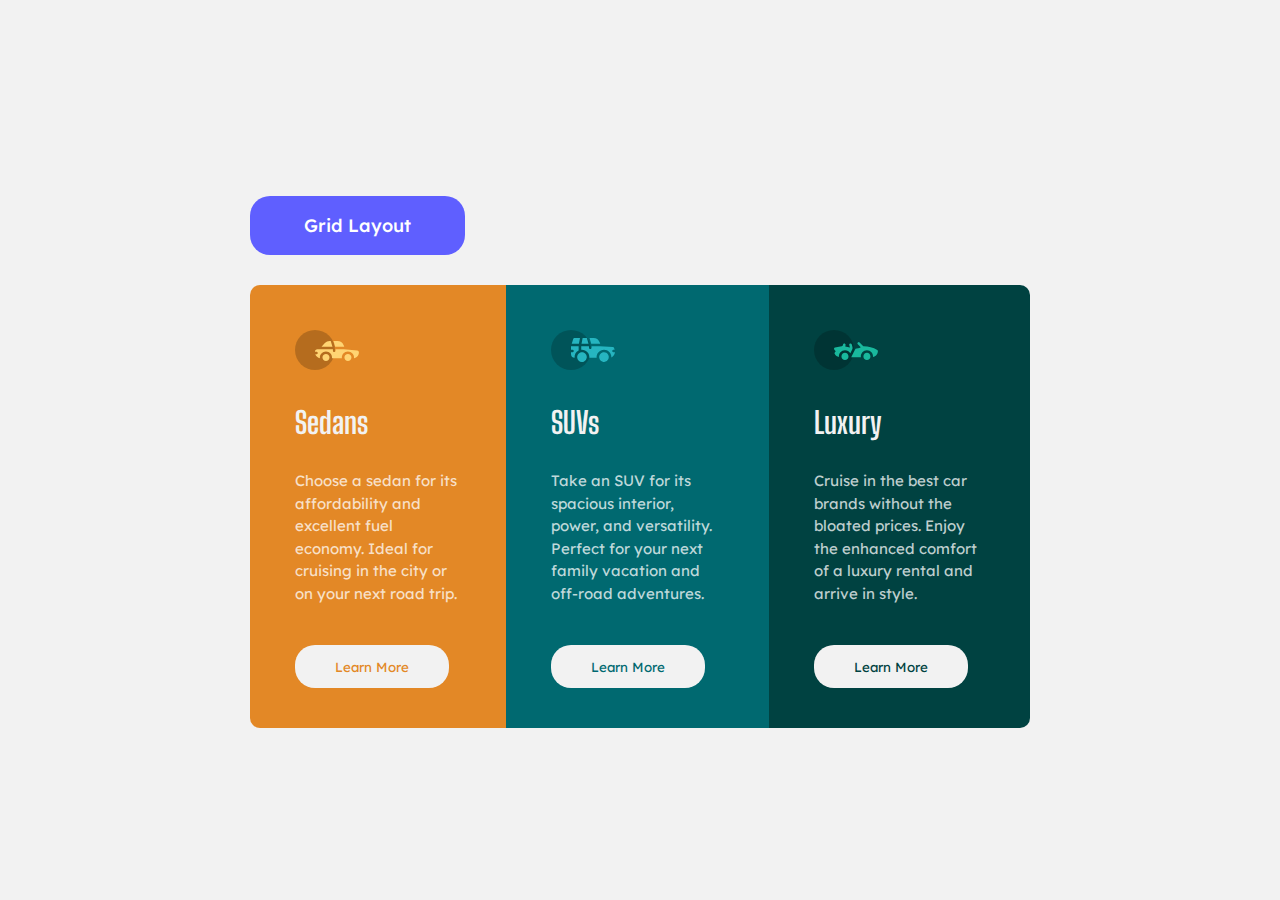
<file: Grid project/index.html>
<!DOCTYPE html>
<html lang="en">

<head>
  <meta charset="UTF-8">
  <meta name="viewport" content="width=device-width, initial-scale=1.0">

  <link rel="icon" type="image/png" sizes="32x32" href="./images/favicon-32x32.png">
  <link rel="stylesheet" href="style.css">

  <title>Frontend Mentor | 3-column preview card component</title>

</head>

<body>

  <div class="container">
    <a href="grid.html"><button class="grid-btn">Grid Layout</button></a>
    <div class="d-flex">
      <div class="sedans-column">
        <img src="images/icon-sedans.svg" alt="icon-sedans" class="icon">
        <h1 class="title"> Sedans</h1>
        <p class="text">
          Choose a sedan for its affordability and excellent fuel economy.
          Ideal for cruising in the city
          or on your next road trip.
        </p>

        <button class="sedans-btn">Learn More</button>
      </div>

      <div class="suvs-column">
        <img src="images/icon-suvs.svg" alt="icon-suvs" class="icon">
        <h1 class="title">SUVs</h1>
        <p class="text">
          Take an SUV for its spacious interior, power, and versatility.
          Perfect for your next family vacation
          and off-road adventures.
        </p>
        <button class="suvs-btn">Learn More</button>
      </div>

      <div class="luxury-column">
        <img src="images/icon-luxury.svg" alt="icon-luxury" class="icon">
        <h1 class="title">Luxury</h1>
        <p class="text">
          Cruise in the best car brands without the bloated prices.
          Enjoy the enhanced comfort of a luxury
          rental and arrive in style.
        </p>
        <button class="luxury-btn">Learn More</button>
      </div>
    </div>
  </div>

</body>

</html>
</file>
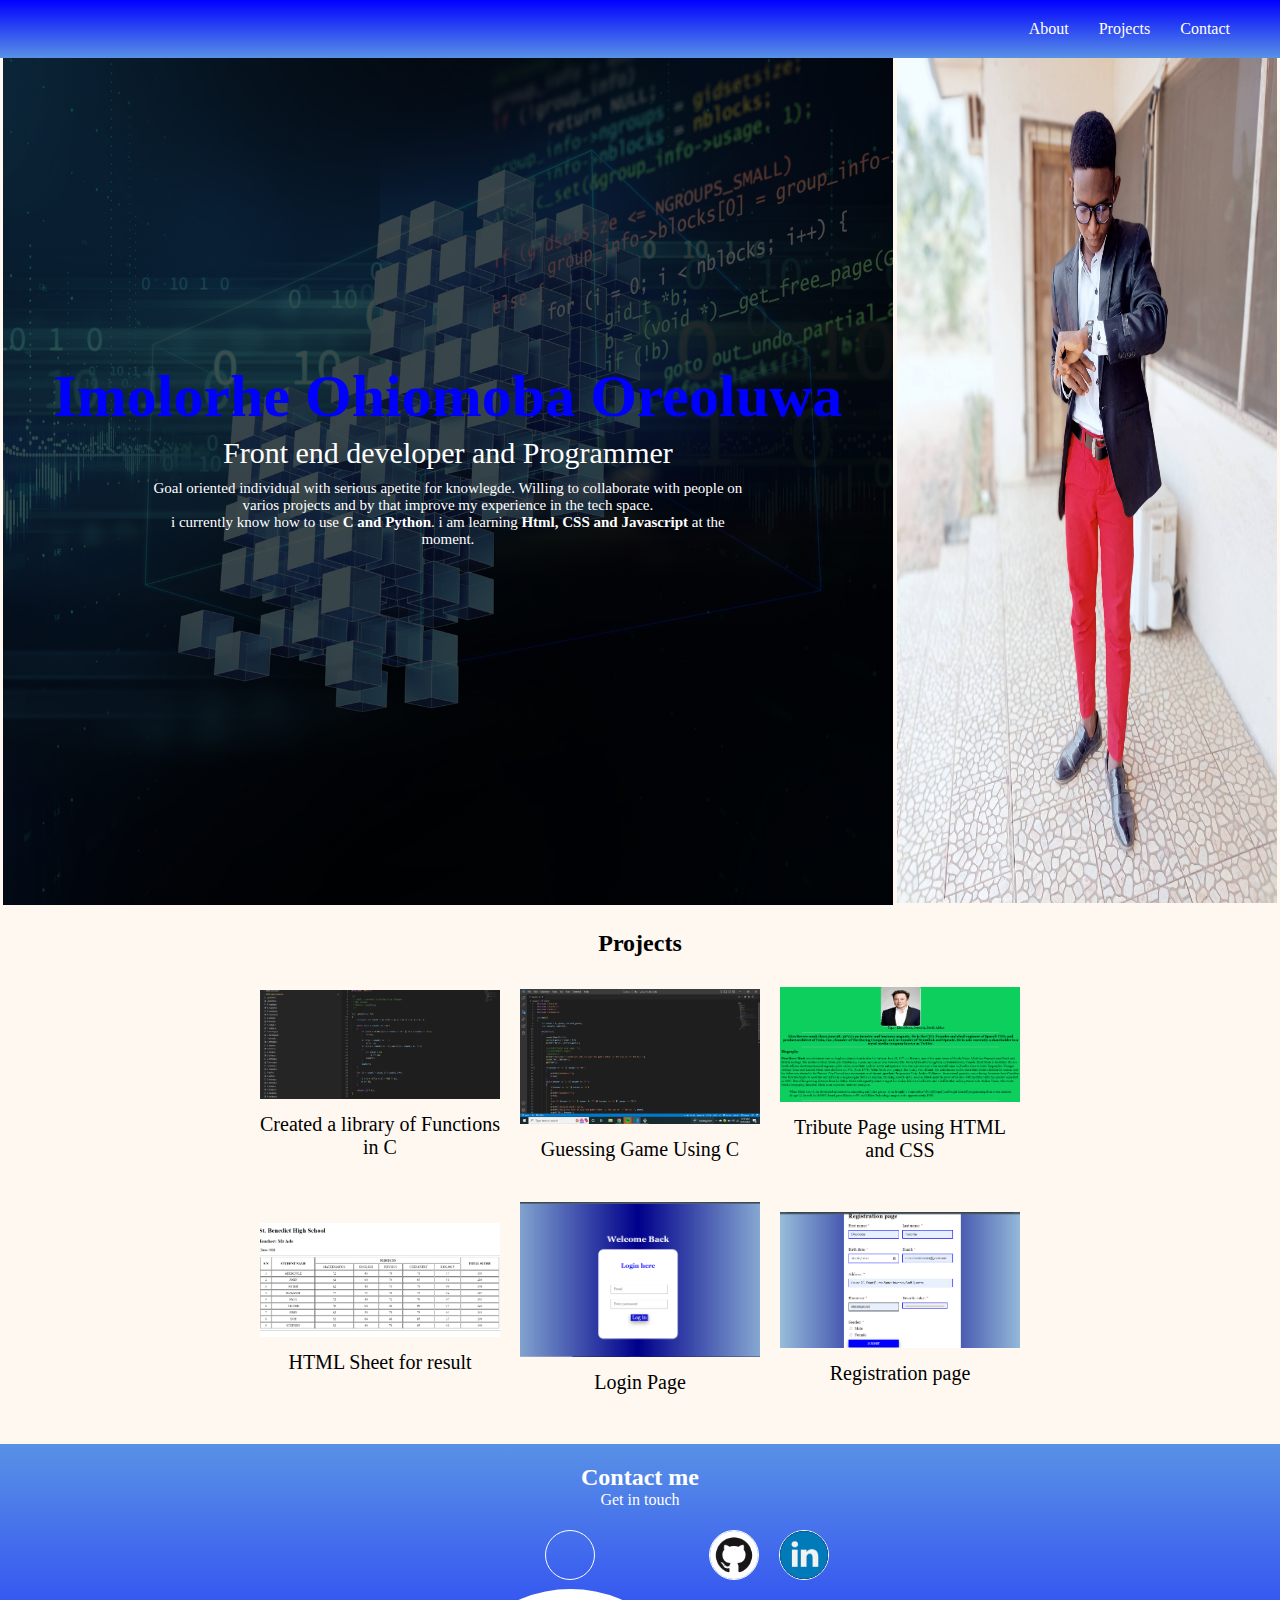
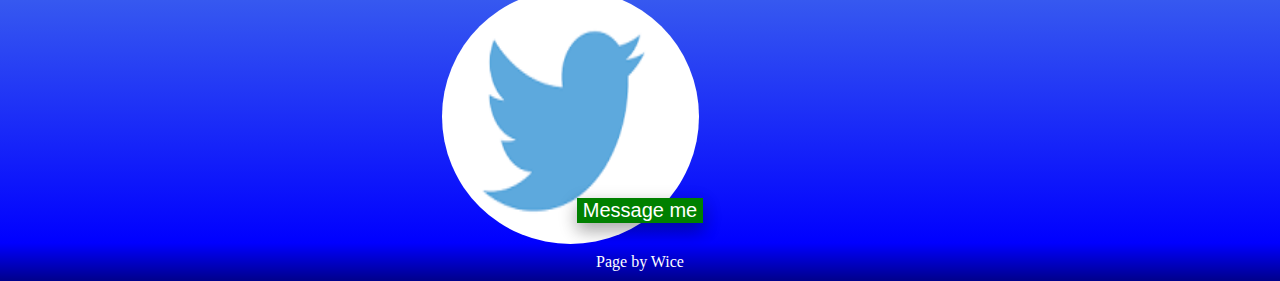
<file: Pages/index.html>
<!DOCTYPE html>
<html lang="en">
  <head>
    <meta charset="UTF-8" />
    <meta http-equiv="X-UA-Compatible" content="IE=edge" />
    <meta name="viewport" content="width=device-width, initial-scale=1.0" />
    <title>PagebyWice</title>
    <link rel="stylesheet" href="index.css" />
  </head>
  <body>
    <nav id="navbar">
      <a href="#welcome-section">About</a>
      <a href="#projects">Projects</a>
      <a href="#contact">Contact</a>
    </nav>
    <table>
      <tr>
        <td id="data1">
          <header id="welcome-section">
            <h1>Imolorhe Ohiomoba Oreoluwa</h1>
            <p id="semi">Front end developer and Programmer</p>
            <p id="note">
              Goal oriented individual with serious apetite for knowlegde.
              Willing to collaborate with people on varios projects and by that
              improve my experience in the tech space. <br />
              i currently know how to use <strong>C and Python</strong>. i am
              learning <strong>Html, CSS and Javascript</strong> at the moment.
            </p>
          </header>
        </td>
        <td id="data2">
          <img src="wice.jpg" alt="Picture of Wice" id="my" />
        </td>
      </tr>
    </table>

    <section id="projects">
      <h2>Projects</h2>
      <div class="projects-container">
        <a
          href="https://github.com/Wice01/alx-low_level_programming/tree/master/0x09-static_libraries"
          target="_blank"
          class="project-tile"
        >
          <img src="static.png" alt="Random Meal Generator" />
          <p>Created a library of Functions in C</p>
        </a>

        <a
          href="https://github.com/Wice01/C-files/blob/main/Guess.c"
          target="_blank"
          class="project-tile"
        >
          <img src="guess game.png" alt="Password Generator" />
          <p>Guessing Game Using C</p>
        </a>

        <a
          href="https://codepen.io/Wice/pen/abGaOPq"
          target="_blank"
          class="project-tile"
        >
          <img src="tri page.png" alt="Tribute page" />
          <p>Tribute Page using HTML and CSS</p>
        </a>

        <a
          href="https://codepen.io/Wice/pen/MWGqZqR"
          target="_blank"
          class="project-tile"
        >
          <img src="sheet.png" alt="HTML sheet" />
          <p>HTML Sheet for result</p>
        </a>

        <a
          href="https://codepen.io/FlorinPop17/full/xxxEqGj"
          target="_blank"
          class="project-tile"
        >
          <img src="login page.png" alt="New Year Countdown" />
          <p>Login Page</p>
        </a>

        <a
          href="https://codepen.io/FlorinPop17/full/wvvrbmY"
          target="_blank"
          class="project-tile"
        >
          <img src="reg page.png" alt="Particles" />
          <p>Registration page</p>
        </a>
      </div>
    </section>

    <section class="bg-blue">
      <h2>Contact me</h2>
      <p>Get in touch</p>
      <ul class="social-ul">
        <li>
          <a href="https://twitter.com/ImolorheOhiomo1" target="_blank"></a>
            <img
              class="social"
              src="twitter icon.png"
              alt="an icon"
              width="100%"
              height="100%"
            />
          </a>
        </li>
        <li>
          <a id="profile-link" href="https://github.com/Wice01/" target="_blank"
            ><img
              class="social"
              src="github-image.png"
              alt="an icon"
              width="100%"
              height="100%"
          /></a>
        </li>
        <li>
          <a
            href="https://www.linkedin.com/in/imolorhe-ohiomoba-a9b33b248/"
            target="_blank"
            ><img
              class="social"
              id="link"
              src="linkedin-img.png"
              alt="an icon"
              width="100%"
              height="100%"
          /></a>
        </li>
      </ul>
      <br />
      <button id="contact">
        <a id="message" href="contac.html">Message me</a>
      </button>
    </section>
    <footer>Page <i class="fas fa-heart"> </i> by Wice</footer>
  </body>
</html>
</file>
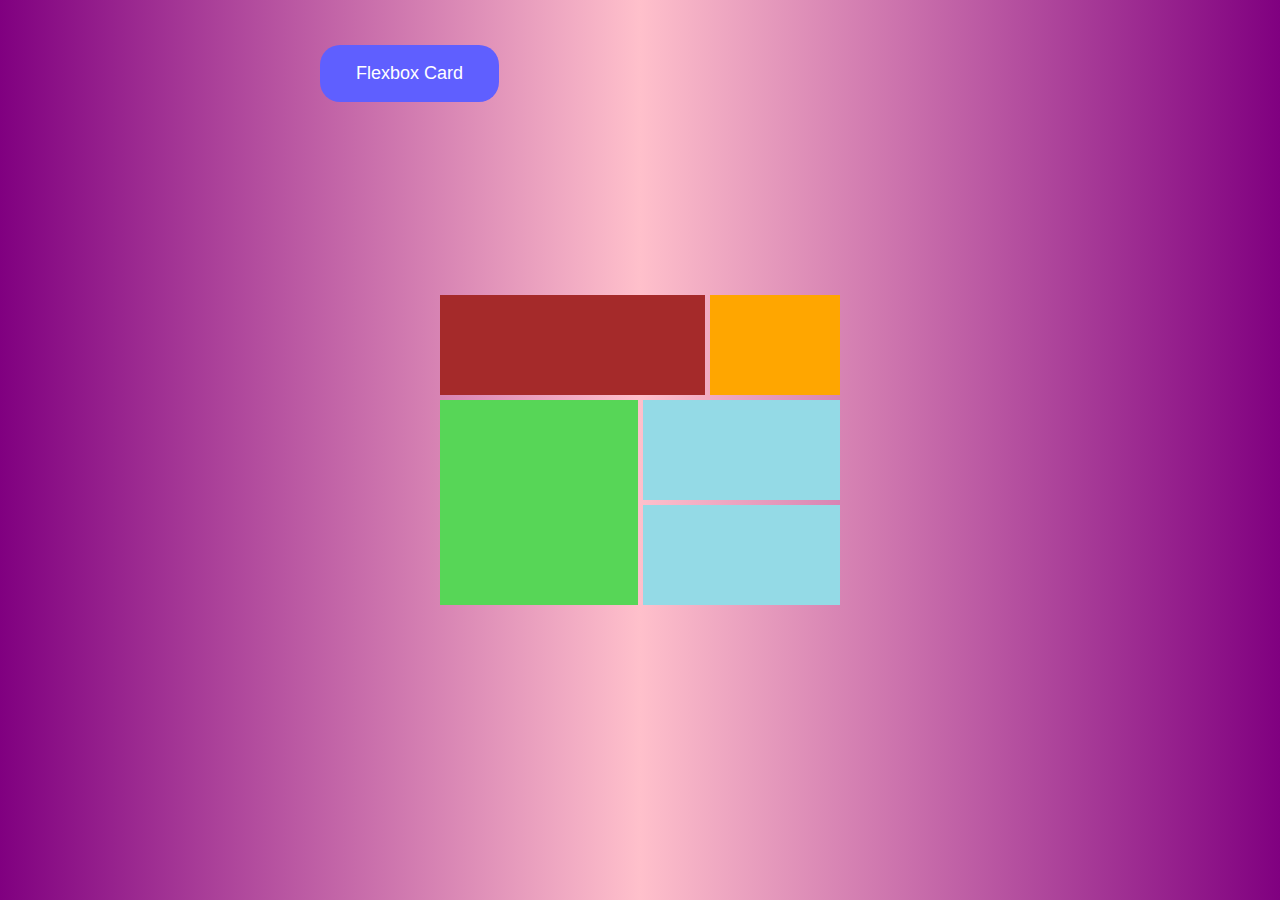
<file: Grid project/grid.html>
<!DOCTYPE html>
<html lang="en">
<head>
    <meta charset="UTF-8">
    <meta http-equiv="X-UA-Compatible" content="IE=edge">
    <meta name="viewport" content="width=device-width, initial-scale=1.0">
    <title>Grid</title>
    <link rel="stylesheet" href="grid.css">
</head>
<body>
    <a href="index.html"><button>Flexbox Card</button></a>

    <div class="container">
        <div class="item1"></div>
        <div class="item2"></div>
        <div class="item3"></div>
        <div class="item4"></div>
        <div class="item5"></div>
    </div>
</body>
</html>
</file>
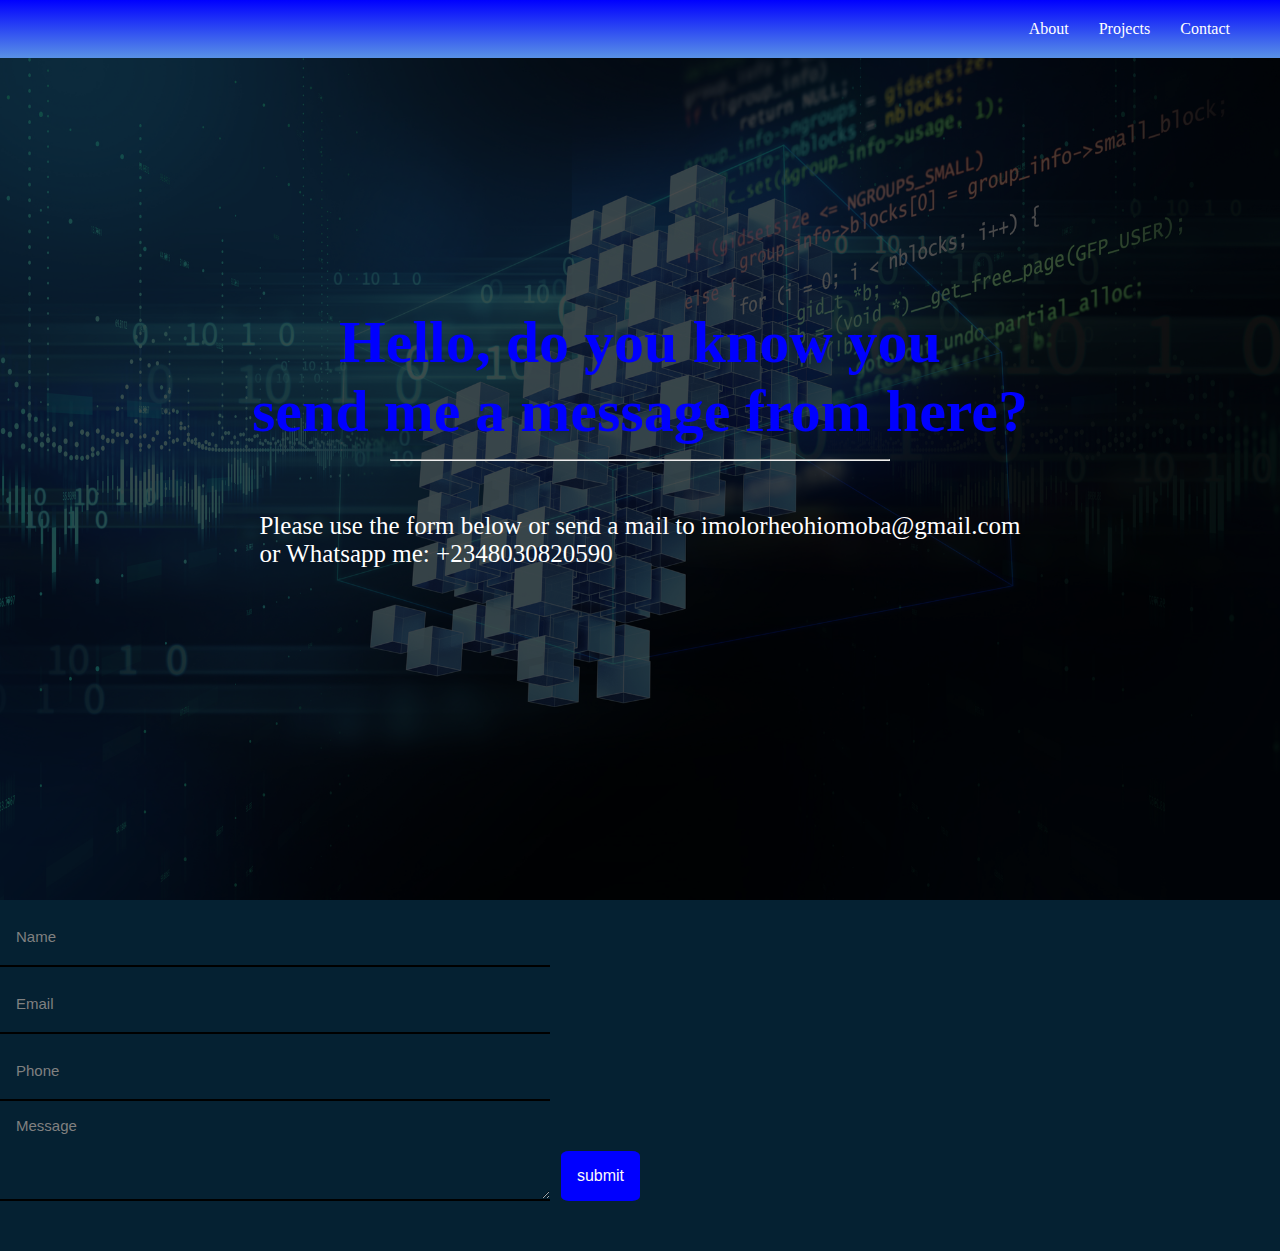
<file: Pages/contac.html>
<!DOCTYPE html>
<html lang="en">
  <head>
    <meta charset="UTF-8" />
    <meta http-equiv="X-UA-Compatible" content="IE=edge" />
    <meta name="viewport" content="width=device-width, initial-scale=1.0" />
    <title>Document</title>
    <link rel="stylesheet" href="contac.css" />
    <link rel="stylesheet" href="index.css" />
  </head>
  <body id="body">
    <nav id="navbar">
      <a href="Zuri\Pages\index.html\#welcome-section">About</a>
      <a href="#projects">Projects</a>
      <a href="#contact">Contact</a>
    </nav>
    <header>
      <h1>
        Hello, do you know you <br />
        send me a message from here?
      </h1>
      <hr />
      <br />
      <p>
        Please use the form below or send a mail to imolorheohiomoba@gmail.com
        <br />or Whatsapp me: +2348030820590
      </p>
    </header>
    <form
      action="mailto:imolorheohiomoba2gmail.com"
      method="post"
      enctype="text/plain"
    >
      <input
        id="name"
        type="text"
        placeholder="Name"
        name="Name "
        required
      /><br />
      <input
        id="mail"
        type="email"
        placeholder="Email"
        name="Email "
        required
      /><br />
      <input
        id="phone"
        type="tel"
        placeholder="Phone"
        name="Phone no "
        required
      /><br />
      <textarea
        name="Message"
        id="message"
        cols="10"
        rows="10"
        placeholder="Message"
      ></textarea>
      <input id="button" type="submit" value="submit" />
    </form>
  </body>
</html>
</file>
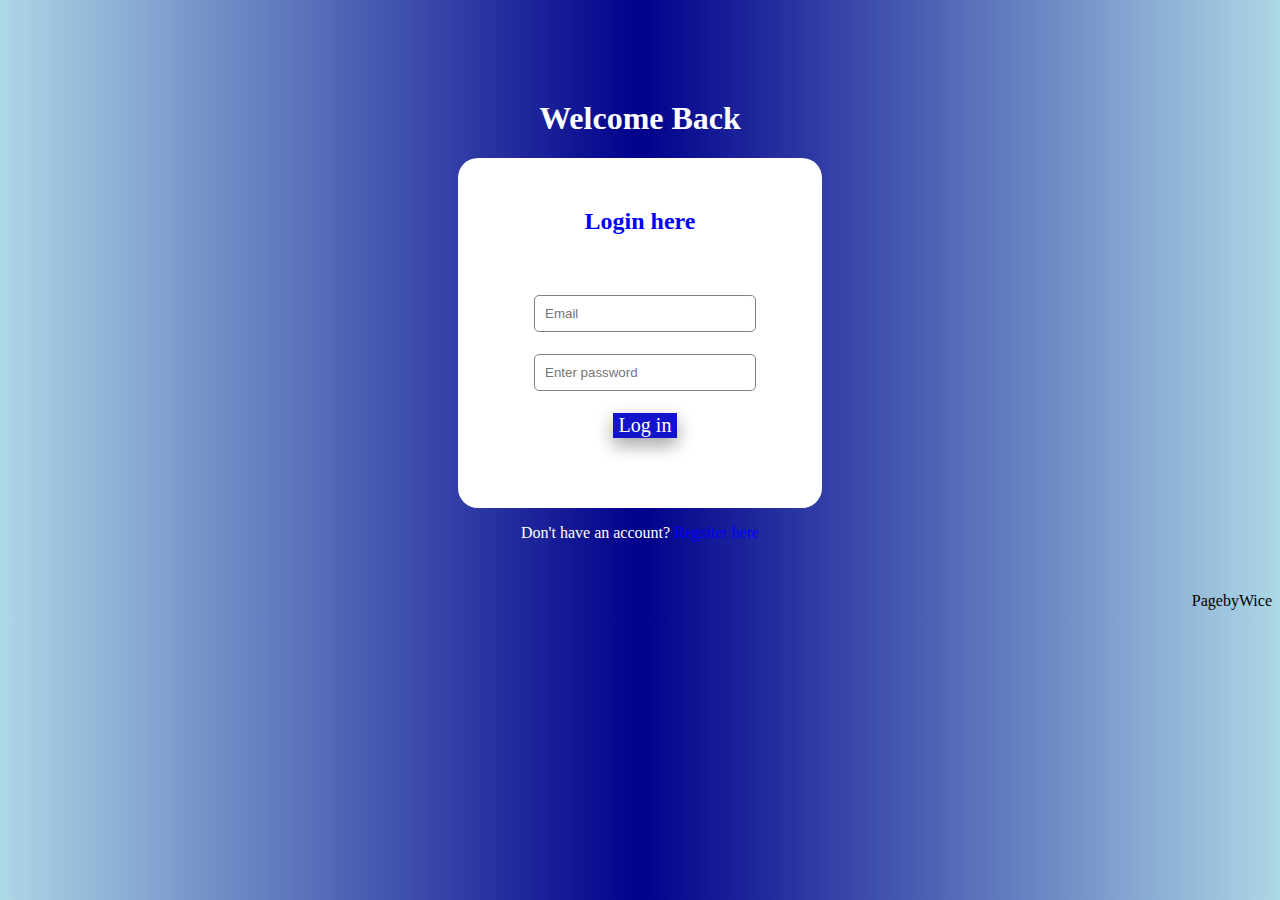
<file: Simple Portfolio/login.html>
<!DOCTYPE html>
<html lang="en">
  <head>
    <meta charset="UTF-8" />
    <meta http-equiv="X-UA-Compatible" content="IE=edge" />
    <meta name="viewport" content="width=device-width, initial-scale=1.0" />
    <title>Document</title>
    <link rel="stylesheet" href="login.css" />
  </head>
  <body class="login">
    <h1>Welcome Back</h1>
    <div class="all">
      <h1 id="style">Login here</h1>
      <form action="suc.html" method="post">
        <fieldset>
            <input type="email" placeholder="Email" required/>
            <br />
            <br />
            <input type="password" placeholder="Enter password" required/>
            <br />
            <br />
          </form>
          <button><a class="link" href="suc.html">Log in</a></button>
        </div>
        </fieldset>
        <p>Don't have an account? <a  class="hyper" href="reg.html">Regsiter here</a></p>
  </body>

  <footer>
    PagebyWice
  </footer>
</html>
</file>
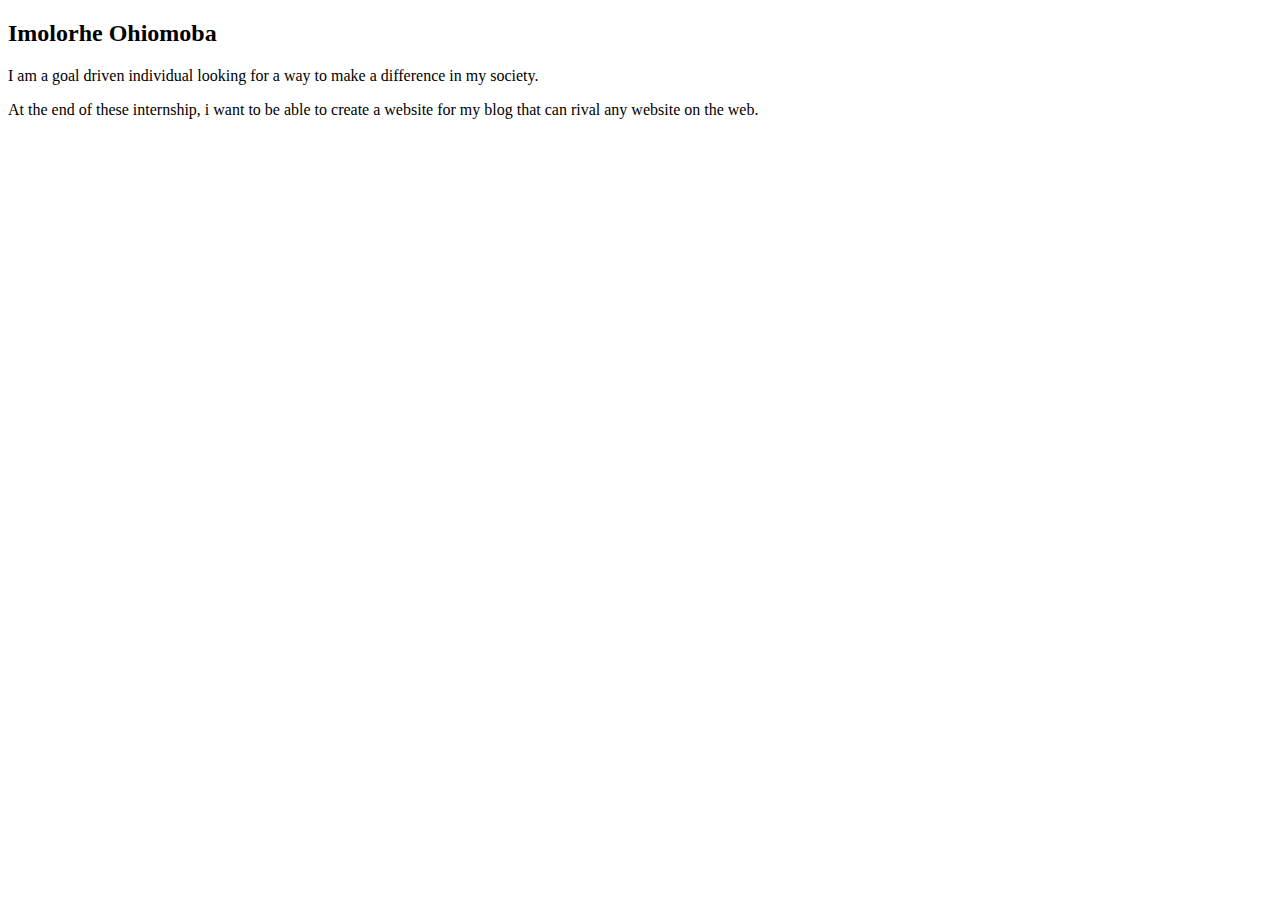
<file: Simple Portfolio/name.html>
<!DOCTYPE html>
<html lang="en">
<head>
    <meta charset="UTF-8">
    <meta http-equiv="X-UA-Compatible" content="IE=edge">
    <meta name="viewport" content="width=device-width, initial-scale=1.0">
    <title>Document</title>
</head>
<body>
    <h2>Imolorhe Ohiomoba</h2>
    <p>I am a goal driven individual looking for a way to make a difference in my society.</p>
    <p>At the end of these internship, i want to be able to create a website for my blog that can rival any website on the web.</p>
</body>
</html>
</file>
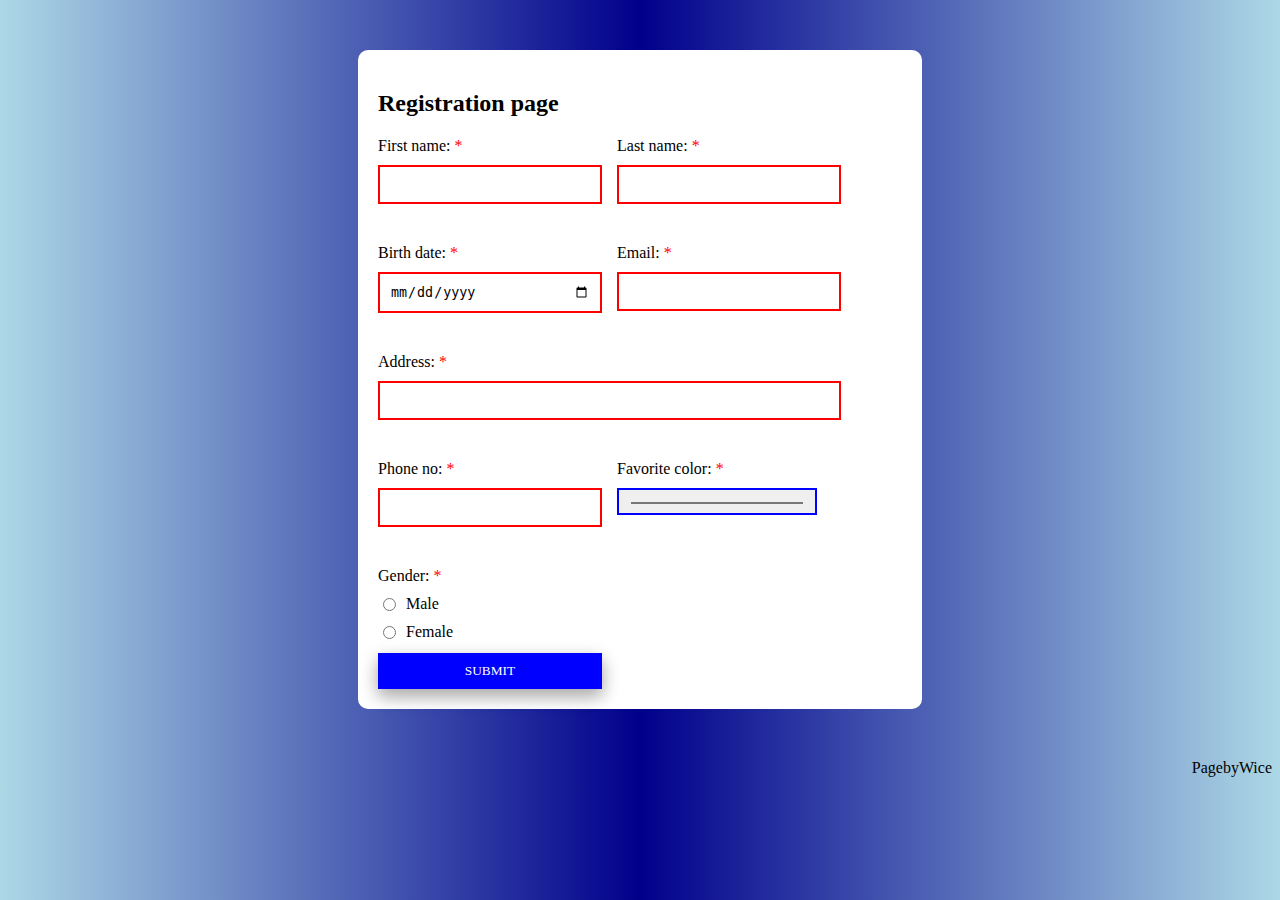
<file: Simple Portfolio/reg.html>
<!DOCTYPE html>
<html lang="en">
  <head>
    <meta charset="UTF-8" />
    <meta http-equiv="X-UA-Compatible" content="IE=edge" />
    <meta name="viewport" content="width=device-width, initial-scale=1.0" />
    <title>Document</title>
    <link rel="stylesheet" href="reg.css" />
  </head>
  <body>
    <form action="" method="post">
      <fieldset>
        <h2>Registration page</h2>
        <div class="double-input">
          <div>
            <label for="first_name">First name: <span>*</span></label>
            <input id="first_name" type="text" name="firstname" required />
          </div>
          <div>
            <label for="last_name">Last name: <span>*</span></label>
            <input id="last_name" type="text" name="lastname" required />
          </div>
        </div>
        <div class="double-input">
          <div>
            <label for="birthdate">Birth date: <span>*</span></label>
            <input id="Birth_date" type="date" name="birthdate" required />
          </div>
          <div>
            <label for="email">Email: <span>*</span></label>
            <input id="email" type="email" name="email" required />
          </div>
        </div>
        <div class="single-input">
          <label for="address">Address: <span>*</span></label>
          <input id="address" type="text" name="address" required />
        </div>
        <div class="double-input">
          <div>
            <label for="phone">Phone no: <span>*</span></label>
            <input id="phone" type="tel" name="phone_no" required />
          </div>
          <div>
            <label for="color">Favorite color: <span>*</span></label>
            <input type="color" />
          </div>
        </div>
        <form action="" method="post">
             <label for="Gender">Gender: <span>*</span></label>
        </form>
       
          <div class="checkbox">
            <input id="male" type="radio" name="check"/>
            <label for="male">Male</label>
            <input class="female" id="female" type="radio" name="check" />
            <label class="female" for="female" >Female</label>
          </div>
      <button type="submit"><a class="link" href="login.html">Submit</a></button>
      </fieldset>
    </form>
    <footer>
        PagebyWice
      </footer>
  </body>
</html>
</file>
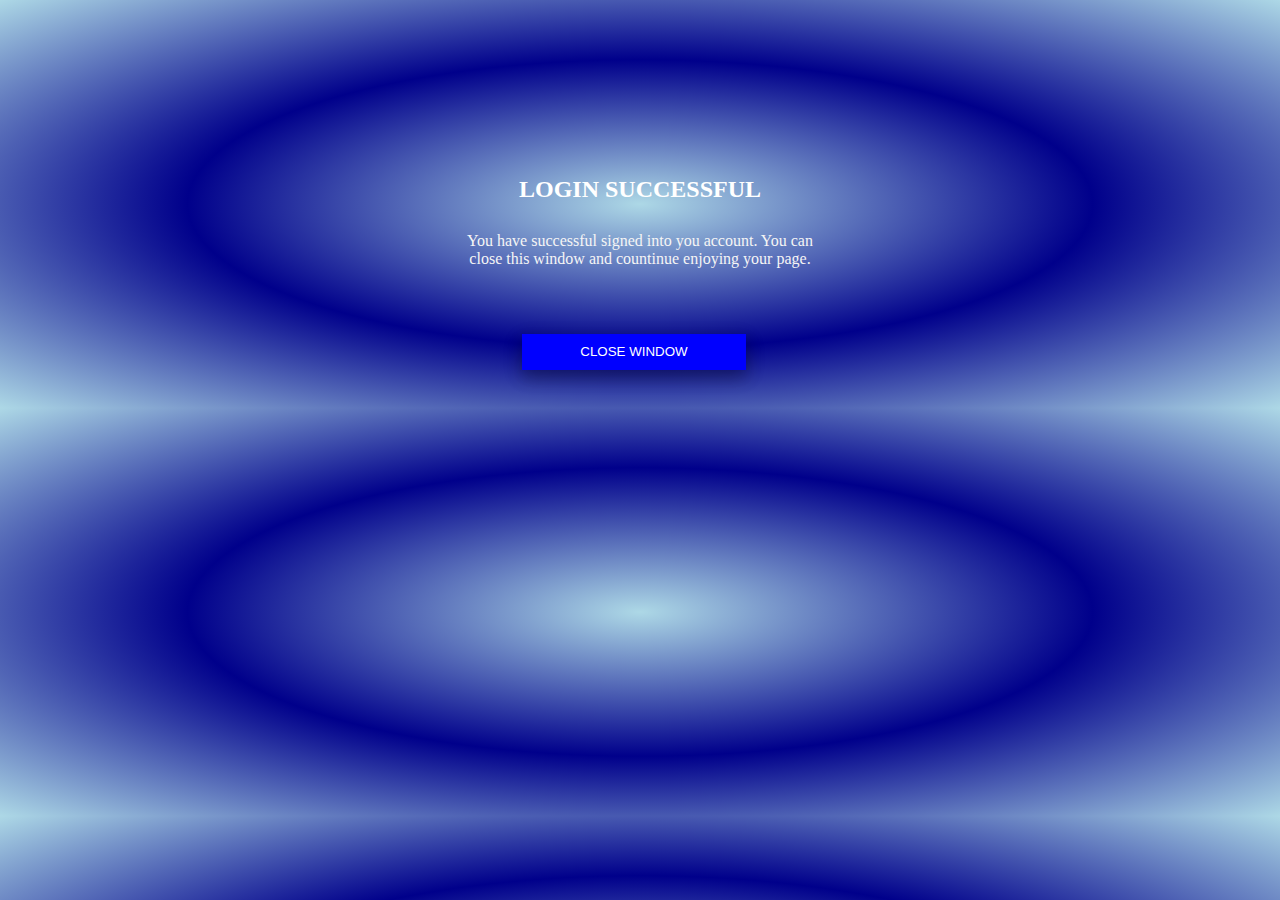
<file: Simple Portfolio/suc.html>
<!DOCTYPE html>
<html lang="en">
<head>
    <meta charset="UTF-8">
    <meta http-equiv="X-UA-Compatible" content="IE=edge">
    <meta name="viewport" content="width=device-width, initial-scale=1.0">
    <title>Document</title>
    <link rel="stylesheet" href="suc.css">
</head>
<body>
    <fieldset>
        <h2>LOGIN SUCCESSFUL</h2>
        <P>You have successful signed into you account. You can <br>close this window and countinue enjoying your page.</P>
    <button><a href="greet.html"></a>Close window</button>
    </fieldset>
</body>
</html>
</file>
<file: Grid project/style.css>
@import url('https://fonts.googleapis.com/css2?family=Big+Shoulders+Display:wght@700&family=Lexend+Deca&display=swap');
/* 
font-family: 'Big Shoulders Display', cursive;
font-family: 'Lexend Deca', sans-serif;
*/

*{
    box-sizing: border-box;
    margin: 0;
    padding: 0;
}

body{
    font-size: 15px;
    background-color: hsl(0, 0%, 95%);
    display: flex;
    justify-content: center;
}

.title{
    color: hsl(0, 0%, 95%);
    font-family: 'Big Shoulders Display', cursive;
}

.text{
    color: hsla(0, 0%, 100%, 0.75);
    font-family: 'Lexend Deca', sans-serif;
    line-height: 1.5;
}

button{
    background-color: hsl(0, 0%, 95%);
    border: none;
    font-family:'Lexend Deca', sans-serif;
}

.container{
    width: 80%;
    max-width: 350px;
}

.d-flex{
    display: flex;
    flex-direction: column;
    margin: 2em 0;
    /* border-radius: 10px; */
    /* border: 1px solid green; */
}

div{
    /* border-radius: 10px; */
}

.sedans-column{
    background-color: hsl(31, 77%, 52%);
    padding:0 3em;
    border-radius: 10px 10px 0px 0px;
}

.suvs-column{
    background-color: hsl(184, 100%, 22%);
    padding:0 3em;
}

.luxury-column{
    background-color: hsl(179, 100%, 13%);
    padding:0 3em;
    border-radius: 0px 0px 10px 10px;
}

.icon{
    margin-bottom: 2em;
    margin-top: 3em;
}

.title{
    margin-bottom: 1em;
}

.text{
    width: 90%;
}

button{
    margin-top: 3em;
    padding: 1em 3em;
    border-radius: 20px;
    margin-bottom: 3em;
    cursor: pointer;
    transition:background-color 1s;
}

.sedans-btn{
    color: hsl(31, 77%, 52%);
}

.suvs-btn{
    color:hsl(184, 100%, 22%) ;
}
.luxury-btn{
    color: hsl(179, 100%, 13%);
}

button:hover,
button:focus{
    background-color: transparent;
    color: white;
    border: 2px solid white;
}

.grid-btn{
    border: none;
    border-radius: 20px;
    background-color: #5f5fff;
    color: white;
    font-size: 18px;
    font-weight: 500;
    margin-right: 10px;
    cursor: pointer;
    margin-bottom: 0;
}

@media screen and (min-width:703px) {
    body{
        height: 100vh;
        align-items: center;
    }

    .d-flex{
        flex-direction: row;
    }

    .container{
        width: 80%;
        max-width: 780px;
    }

    .text{
        width: 100%;
    }

    .sedans-column{
        border-radius: 10px 0px 0px 10px;
    }

    .luxury-column{
        border-radius: 0px 10px 10px 0px;
    }
}
</file>
<file: Pages/index.css>
@import url("https://fonts.googleapis.com/css2?family=Lato&display=swap");

* {
  box-sizing: border-box;
}

body {
  background-color: #fff8f0;
  font-family: Georgia, "Times New Roman", Times, serif;
  margin: 0;
}

nav {
  background-image: linear-gradient(to top, rgb(89, 145, 230), blue);
  padding: 20px;
  display: flex;
  justify-content: flex-end;
  position: fixed;
  top: 0;
  right: 0;
  left: 0;
  z-index: 100;
}

nav a {
  color: #fff;
  margin-right: 30px;
  text-decoration: none;
}

nav a:hover {
  border-bottom: 3px solid #fff;
}

#my {
  width: 100%;
  height: auto;
  height: 100vh;
}
#data1 {
  width: 70%;
}

#data2 {
  width: 40%;
}

header {
  height: 100vh;
  background-image: url("project.jpg");
  background-size: cover;
  background-position: center center;
  display: flex;
  align-items: center;
  justify-content: center;
  flex-direction: column;
  position: relative;
  color: #fff;
}

header::after {
  content: "";
  background-color: #000;
  position: absolute;
  top: 0;
  left: 0;
  right: 0;
  bottom: 0;
  opacity: 0.7;
}

header * {
  position: relative;
  z-index: 1;
}

h1 {
  font-size: 60px;
  margin-bottom: 5px;
  margin-top: 0;
  text-align: center;
  font-family: Georgia, "Times New Roman", Times, serif;
  color: blue;
}
#semi {
  font-size: 30px;
  margin: 0;
  text-align: center;
  font-weight: 500;
  font-family: Georgia, "Times New Roman", Times, serif;
  margin-bottom: 10px;
}

#note {
  font-size: 15px;
  margin: 0;
  text-align: center;
  font-family: Georgia, "Times New Roman", Times, serif;
  font-weight: 200px;
  width: 600px;
}

section {
  text-align: center;
  padding: 20px;
}

section h2 {
  margin: 0;
}

section p {
  margin-top: 0;
}

.projects-container {
  display: flex;
  flex-wrap: wrap;
  align-items: center;
  justify-content: center;
  max-width: 810px;
  margin: 20px auto 0;
}

.project-tile {
  margin: 10px;
  max-width: 240px;
  text-decoration: none;
  transition: transform 0.3s ease;
}

.project-tile:hover {
  transform: scale(1.05);
}

.project-tile img {
  max-width: 100%;
}

.project-tile p {
  font-size: 20px;
  margin-top: 10px;
  color: #000;
}

.bg-blue {
  background-image: linear-gradient(to bottom, rgb(89, 145, 230), blue);
  color: #fff;
}

.social-ul {
  display: flex;
  flex-wrap: wrap;
  list-style-type: none;
  justify-content: center;
  padding: 0;
  margin: 0;
}

.social-ul a {
  border-radius: 50%;
  border: 1px solid #fff;
  color: #fff;
  display: inline-flex;
  align-items: center;
  justify-content: center;
  font-size: 25px;
  margin: 5px 10px;
  width: 50px;
  height: 50px;
  text-decoration: none;
}

footer {
  background-image: linear-gradient(to top, darkblue, blue);
  color: #fff;
  padding: 10px;
  text-align: center;
}

footer .fa-heart {
  color: red;
}
#message {
  color: white;
  text-decoration: none;
}
#message:hover {
    text-underline-offset: right;
}
#contact {
    background-color: green;
    border: hidden;
    font-size: 20px;
    padding: 50px 0 10 0;
    box-shadow: 0 8px 16px 0 rgba(0,0,0,0.2), 0 6px 20px 0 rgba(0,0,0,0.19);
}

@media (max-width: 440px) {
  section {
    padding: 20px;
  }
}
.social {
  border-radius: 50%;
}
#link {
  background-color: #000;
}
</file>
<file: Grid project/grid.css>
body {
 background-image: linear-gradient(to left, purple, pink, purple);
}
.container{
    width: 400px;
    display: grid;
    grid-template-areas: 'a a a a b b'
                         'c c c d d d'
                         'c c c e e e'
                         
                         ;
    gap: 5px;
    position: absolute;
    left: 50%;
    top: 50%;
    transform: translate(-50%, -50%);
}

.item1{
    background-color: brown;
    grid-area: a;
    height: 100px;
   
}

.item2{
    background-color: #ffa600;
    grid-area: b;
    height: 100px;
}

.item3{
    background-color: rgb(87, 214, 87);
    grid-area: c;
    
}

.item4{
    background-color: rgb(148, 218, 230);
    grid-area: d;
    height: 100px;
}

.item5{
    background-color:rgb(148, 218, 230) ;
    grid-area: e;
    height: 100px;
}

button{
    padding: 1em 2em;
    border: none;
    border-radius: 20px;
    background-color: #5f5fff;
    color: white;
    font-size: 18px;
    font-weight: 500;
    position: absolute;
    top: 5%;
    left: 25%;
    cursor: pointer;
}
</file>
<file: Pages/contac.css>
#body {
  background-color: rgb(5, 33, 50);
}
form {
  margin-top: 0px;
}
input {
  border: transparent;
  display: flexbox;
  background-color: transparent;
  width: 300px;
}
input,
textarea {
  border: none;
  padding: 1rem;
  font-family: "Overlock", Arial, Helvetica, sans-serif;
  width: 550px;
  height: fit-content;
  transition: 200ms;
  font-size: medium;
}
#name,
#mail,
#phone,
#name:not(output):not(:focus),
#mail:not(output):not(:focus),
#phone:not(output):not(:focus),
textarea {
  border-bottom: 2px solid black;
  background: transparent;
  color: grey;
  font-size: 1.8rem;
  box-shadow: none;
  outline: none;
}

#name:focus,
#mail:focus,
#phone:focus,
#name:not(output):focus,
#mail:not(output):focus,
#phone:not(output):focus,
textarea:focus {
  border-bottom: 2px solid darkblue;
}
input[type="submit"] {
  background: blue;
  color: #fafafa;
  margin-top: 50px;
  width: auto;
  float: right;
  margin-bottom: 50px;
}

input[type="submit"]:hover,
input[type="submit"]:focus {
  cursor: pointer;
  color: black;
  background: #fafafa;
}

/* ::placeholder {
    color: #fafafa;
  }
   */
fieldset {
  border: 0;
  padding: 20px;
  background-color: transparent;
}
fieldset hr {
  width: 100px;
  margin-left: 700px;
}
::placeholder {
    color: grey;
    font-size: 15px;
  }
h1 {
    color: white;
    font-family: Georgia, 'Times New Roman', Times, serif;
}
p {
    color: white;
    font-family: Georgia, 'Times New Roman', Times, serif;
    font-size: 25px;
}
hr {
    width: 500px;
    float: left;
}
#button {
  margin-right: 50%;
  border-radius: 10%;
}
textarea {
  margin-top: 0%;
  height: 100px;
  width: 550px;
}
</file>
<file: Simple Portfolio/login.css>
.login {
    text-align: center;
    margin-top: 100px;
    font-family: Georgia, 'Times New Roman', Times, serif;
    background-image: linear-gradient(to right, #ADD8E6 , darkblue, #ADD8E6);
}
h1 {
    color: white;
}
.all {
    background-color: white;
    border-radius: 20px;
    margin-left: 450px;
    margin-right: 450px;
}
#style {
    font-size: x-large;
    font-family: Georgia, 'Times New Roman', Times, serif;
    font-weight: bolder;
    padding-top: 50px;
    color: blue;
}
.link {
    text-decoration: none;
    color: white;
    font-family: Georgia, 'Times New Roman', Times, serif;
    font-style: normal;
}
button {
    background-color: rgb(19, 19, 204);
    border: hidden;
    font-size: 20px;
    margin-bottom: 50px;
    padding: 50px 0 10 0;
    box-shadow: 0 8px 16px 0 rgba(0,0,0,0.2), 0 6px 20px 0 rgba(0,0,0,0.19);
}
button:hover {
    background-color: darkblue;
}
form {
    text-align: center;
    font-size: larger;
    margin-top: 40px;
    margin-left: 10px;
    font-family: Georgia, 'Times New Roman', Times, serif;
    font-weight: bolder;
    color: blue;
}
input {
    border-style: double;
    border: 1px solid gray;
    padding: 10px;
    width: 200px;
    border-radius: 5px;
}
fieldset {
    border: 0;
    padding: 20px;
    background-color: white;
    border-radius: 20px;
}
footer {
    text-align: right;
    margin-top: 50px;
}
p {
    font-family: Georgia, 'Times New Roman', Times, serif;
    color: white;
}
a {
    color: blue;
    text-decoration: none;
}
.hyper:hover {
   text-decoration: underline;
}
</file>
<file: Simple Portfolio/reg.css>
body {
  background-image: linear-gradient(to right, #add8e6, darkblue, #add8e6);
  font-family: Georgia, "Times New Roman", Times, serif;
}
fieldset {
  margin-top: 50px;
  border: 0;
  padding: 20px;
  background-color: white;
  margin-left: 350px;
  margin-right: 350px;
  border-radius: 10px;
}
fieldset > div {
  margin-bottom: 40px;
}
label {
  display: block;
  margin-bottom: 10px;
}
label span {
  color: red;
}
input,
select {
  border: 1px solid gray;
  padding: 10px;
  width: 200px;
}
select {
  background: transparent;
  border-radius: 0;
  box-shadow: none;
  color: #666;
  -webkit-appearance: none;
  width: 100%;
}
*/ .select-wrapper {
  position: relative;
  width: 222px;
}
.select-wrapper:after {
  content: "< >";
  color: #666;
  font-size: 14px;
  top: 8px;
  right: 0;
  transform: rotate(90deg);
  position: absolute;
  z-index: -1;
}
.single-input input {
  width: 439px;
}
.double-input {
  display: flex;
}
.double-input > div {
  margin-right: 15px;
}
.checkbox input {
  float: left;
  width: auto;
  margin-right: 10px;
}
button {
  background: blue;
  border: 0;
  color: white;
  width: 224px;
  padding: 10px;
  text-transform: uppercase;
  box-shadow: 0 8px 16px 0 rgba(0, 0, 0, 0.2), 0 6px 20px 0 rgba(0, 0, 0, 0.19);
}
button:hover {
  background-color: darkblue;
}
.link {
  text-decoration: none;
  color: white;
  font-family: Georgia, "Times New Roman", Times, serif;
  font-style: normal;
}
.female {
  float: left;
}
footer {
  text-align: right;
  margin-top: 50px;
}
input:valid {
  border: 2px solid blue;
}
input:invalid {
  border: 2px solid red;
}
</file>
<file: Simple Portfolio/suc.css>
body {
        background-image:repeating-radial-gradient(#ADD8E6 , darkblue, #ADD8E6);
        margin-top: 100px;
    }
    h2 {
        color: white;
        text-align: center;
        font-family: Georgia, 'Times New Roman', Times, serif;
        padding-top: 50px;
        font-weight: bolder;
    }
    fieldset {
        border: 0;
        background-color:transparent;
        padding-bottom: 30px;
    }
    p {
        text-align: center;
        font-family: Georgia, 'Times New Roman', Times, serif;
        color: whitesmoke;
        padding-top: 10px;
        padding-bottom: 50px;
    }
    button {
        background: blue;
        border: 0;
        color: white;
        width: 224px;
        padding: 10px;
        text-transform: uppercase;
        box-shadow: 0 8px 16px 0 rgba(0,0,0,0.2), 0 6px 20px 0 rgba(0,0,0,0.19);
        margin-left: 500px;
        }
        button:hover {
            background-color: darkblue;
        }
        a {
            text-decoration: none;
            color: white;
            font-family: Georgia, 'Times New Roman', Times, serif;
            font-style: normal;
        }
</file>
